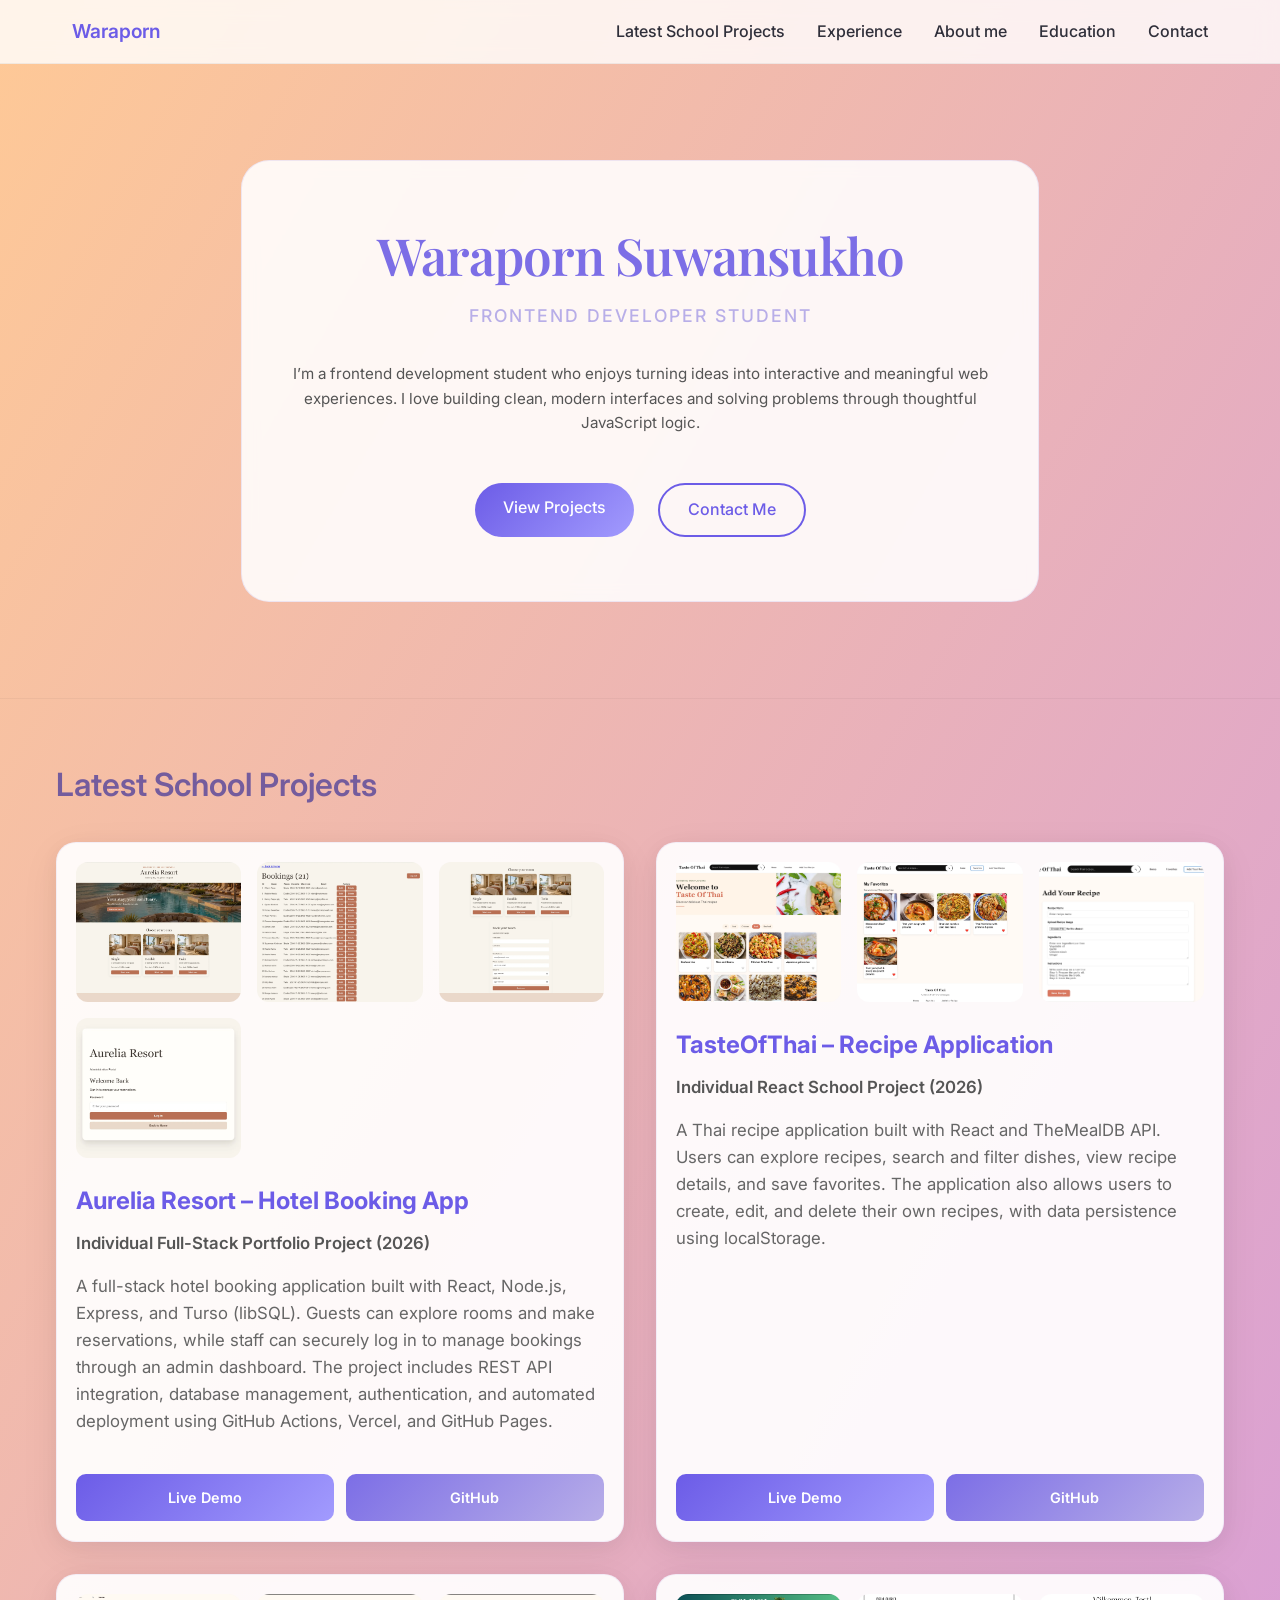
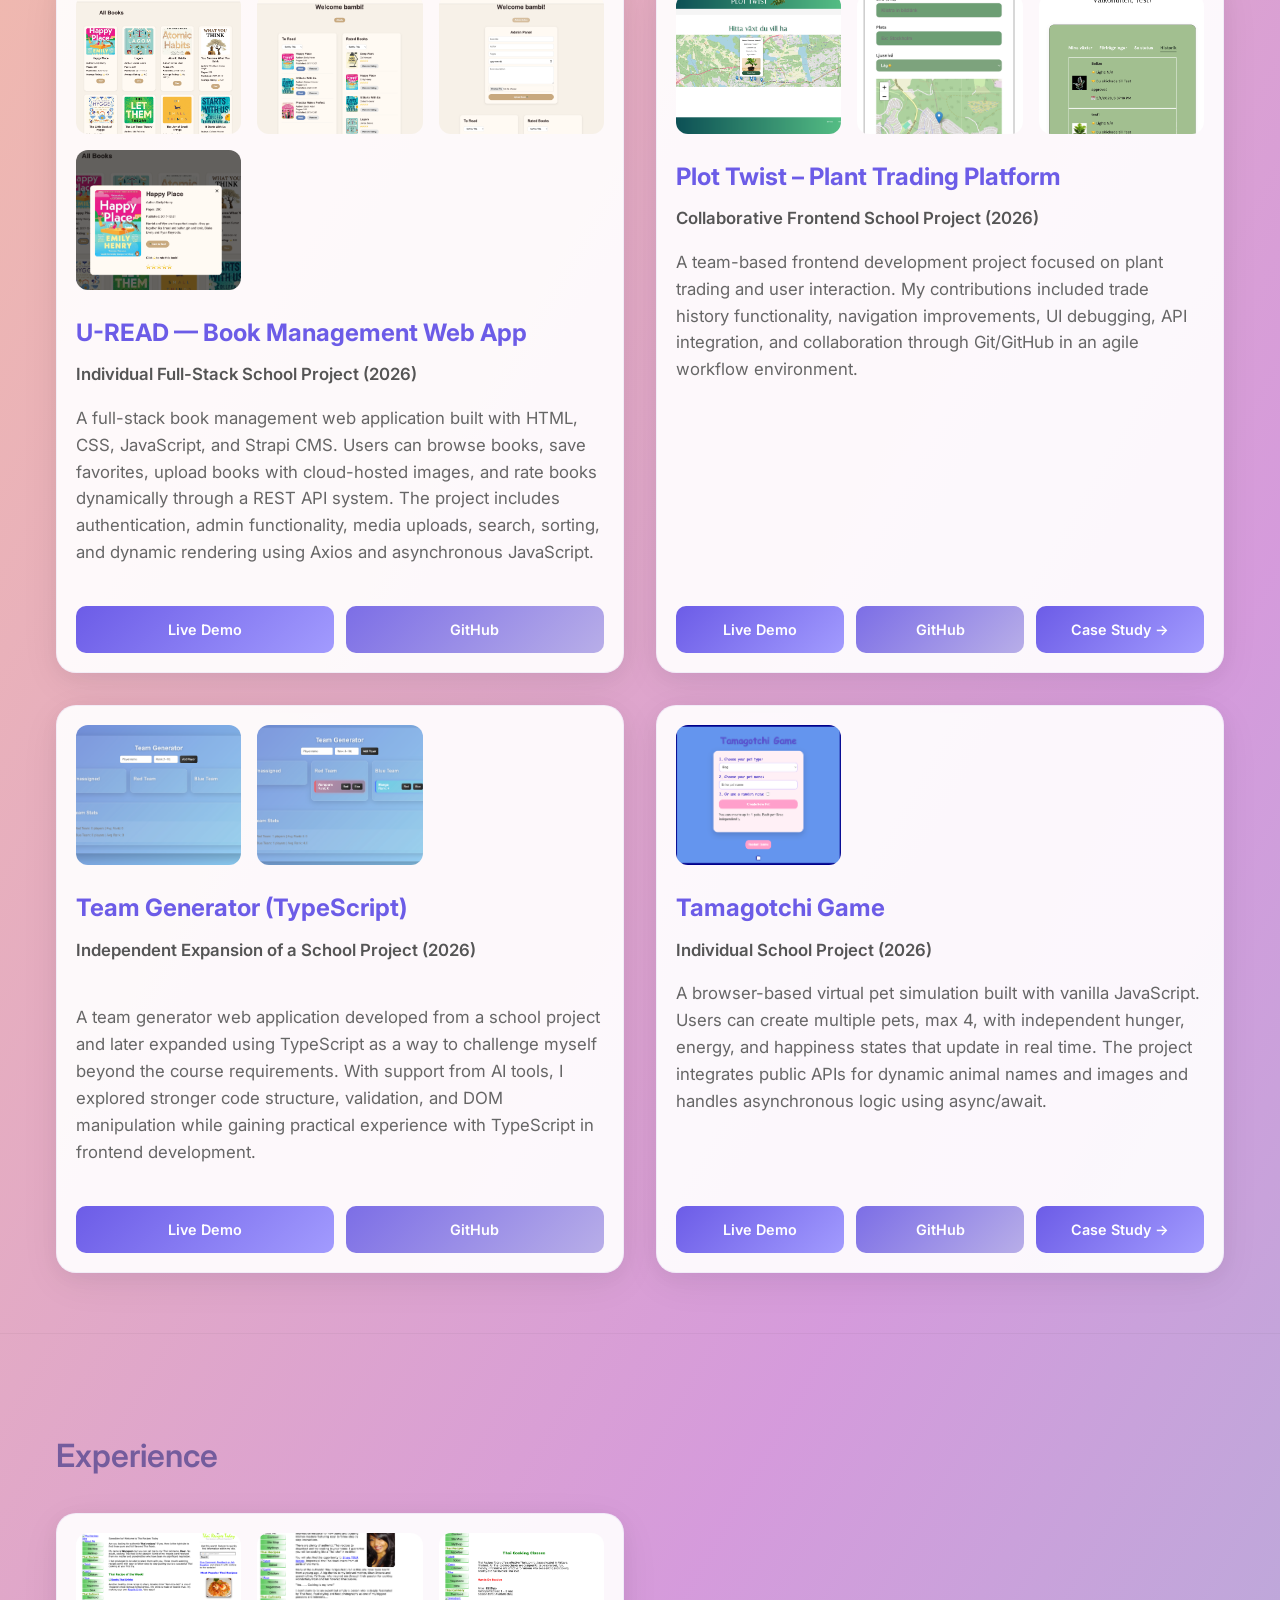
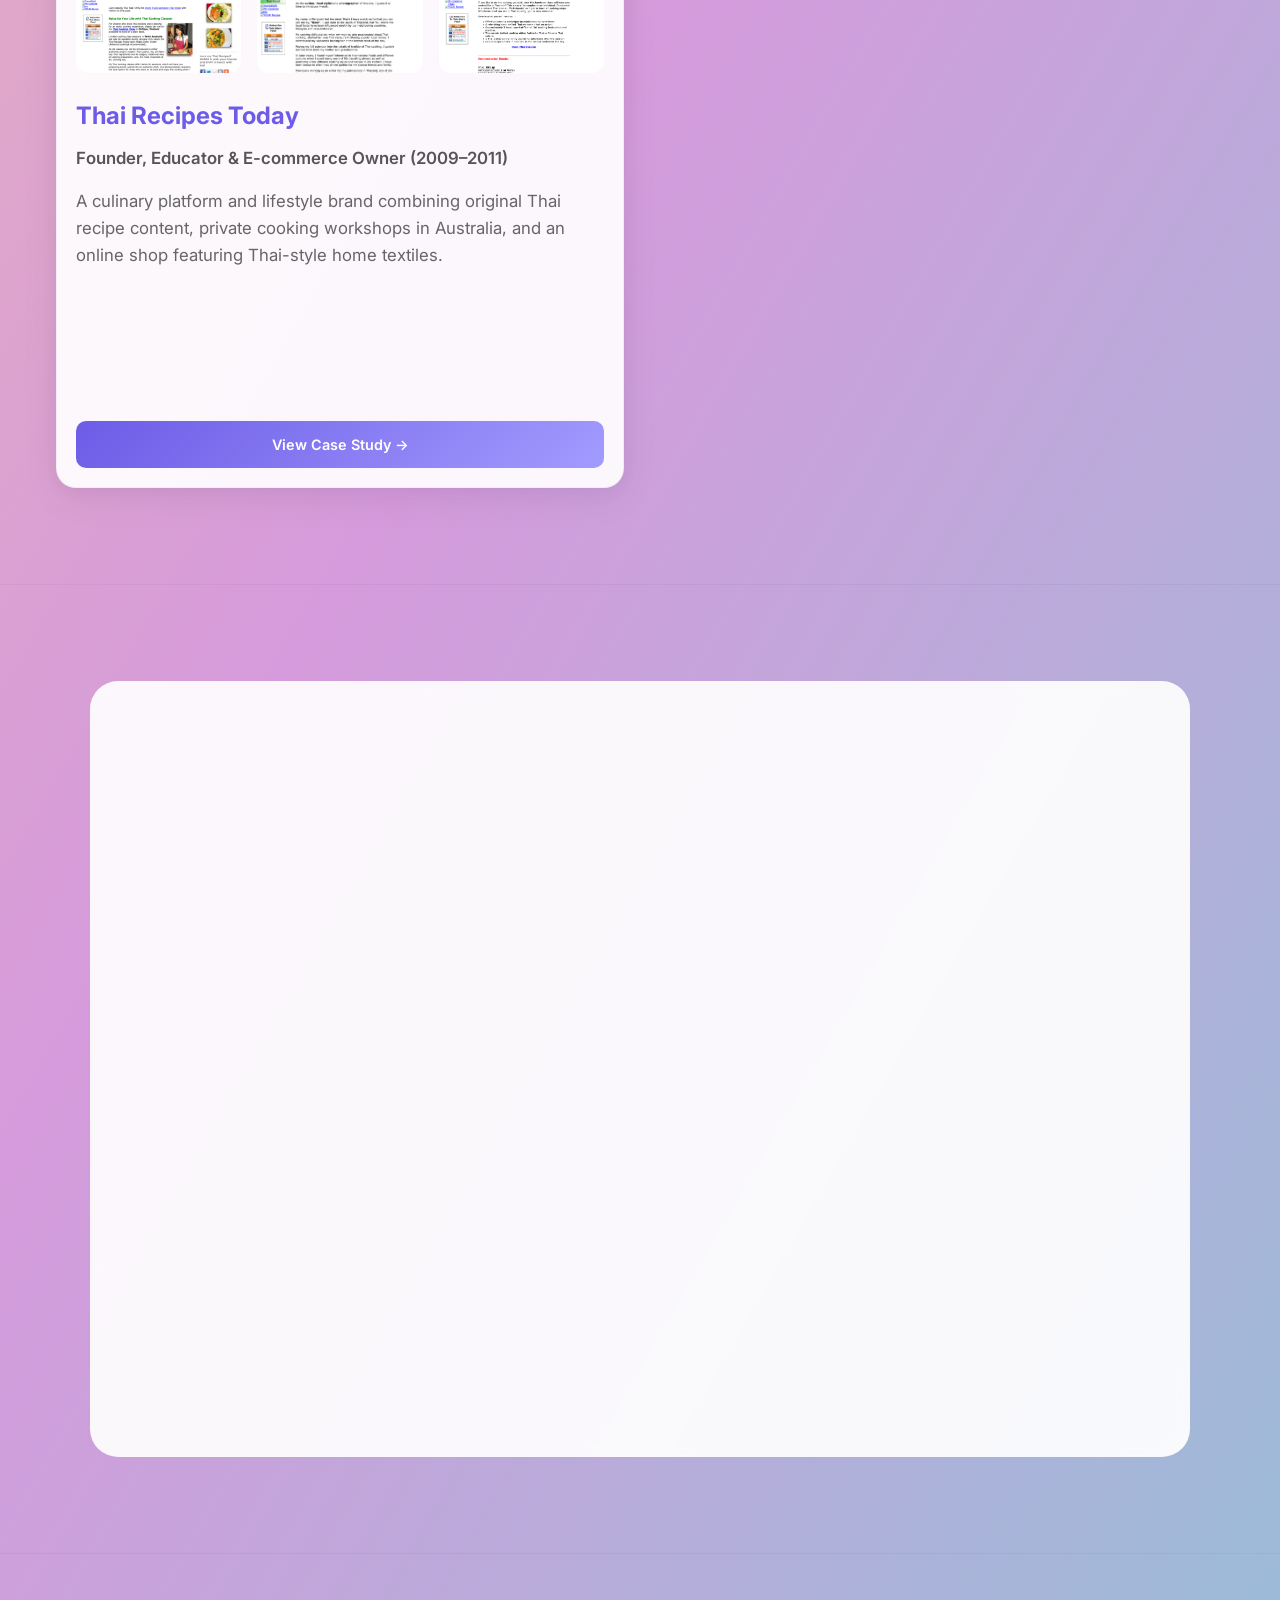
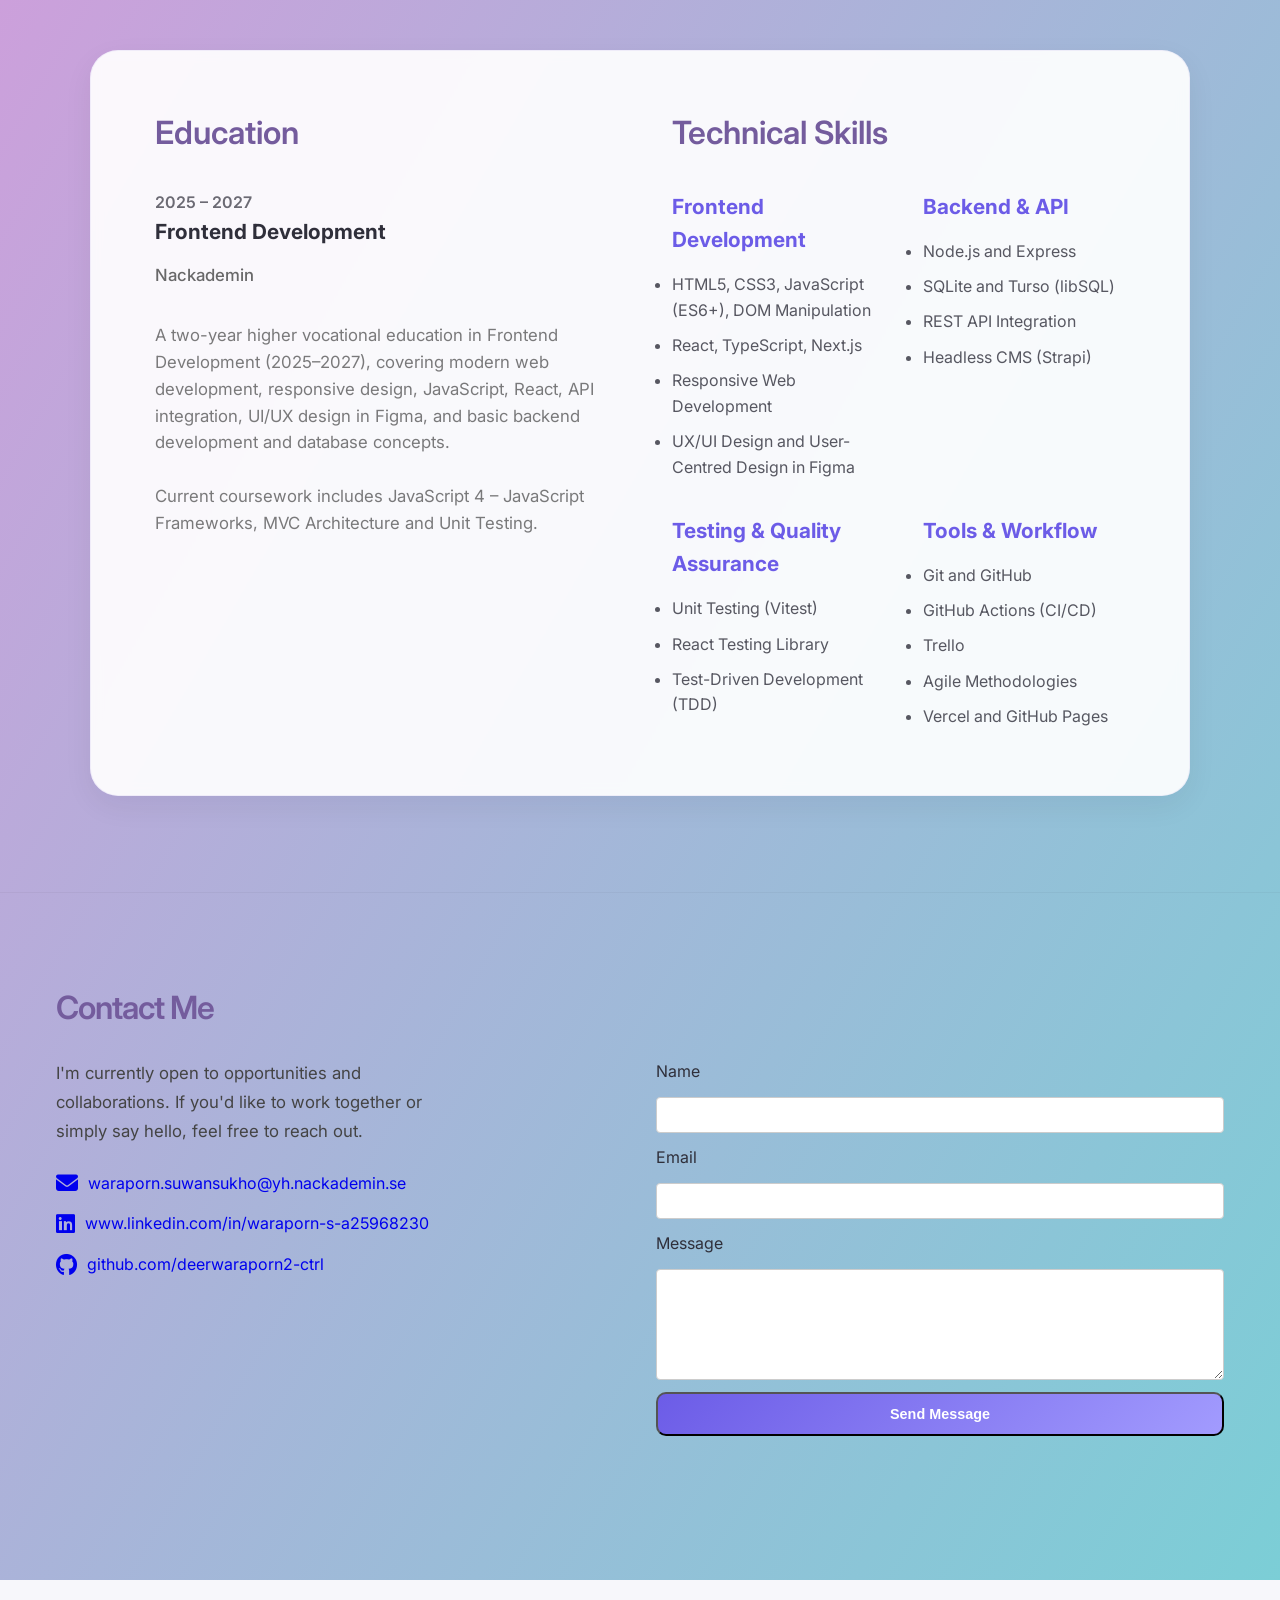
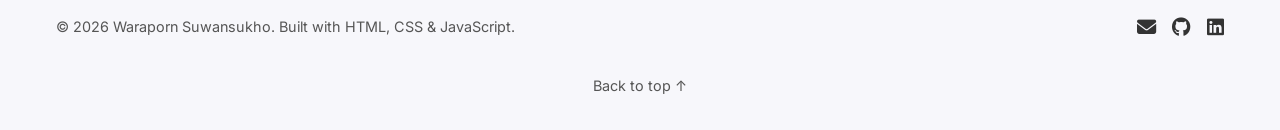
<file: index.html>
<!DOCTYPE html>
<html lang="en">

<head>
  <meta charset="UTF-8">
  <meta name="viewport" content="width=device-width, initial-scale=1.0">
  <title>Waraporn | Portfolio</title>
  <script src="index.js" defer></script>
  <link rel="stylesheet" href="css/global.css">
  <link rel="stylesheet" href="css/home.css">
  <link rel="stylesheet" href="https://cdnjs.cloudflare.com/ajax/libs/font-awesome/6.5.0/css/all.min.css">
  <link
    href="https://fonts.googleapis.com/css2?family=Inter:wght@300;400;500;600&family=Playfair+Display:wght@500;600&display=swap"
    rel="stylesheet">

</head>
<header class="navbar">
  <div class="nav-container">

    <div class="nav-logo">Waraporn</div>

    <nav class="nav-links">
      <a href="#projects">Latest School Projects</a>
      <a href="#experience">Experience</a>
      <a href="#about">About me</a>
      <a href="#education">Education</a>
      <a href="#contact">Contact</a>
    </nav>

  </div>
</header>

<body>

  <!-- HERO SECTION -->
  <section class="section hero">
    <div class="card hero-card">
      <div class="hero-content">
        <h1 class="hero-name reveal">Waraporn Suwansukho</h1>

        <h2 class="hero-title reveal">Frontend Developer Student</h2>

        <p class="hero-description reveal">
          I’m a frontend development student who enjoys turning ideas into interactive
          and meaningful web experiences. I love building clean, modern interfaces
          and solving problems through thoughtful JavaScript logic.
        </p>

        <div class="hero-buttons">
          <a href="#projects" class="btn primary-btn">View Projects</a>
          <a href="#contact" class="btn secondary-btn">Contact Me</a>
        </div>
      </div>
    </div>
  </section>

  <!-- Project SECTION -->
  <section id="projects" class="section section--soft">
    <div class="container">
      <h2 class="section-title">Latest School Projects</h2>

      <div class="projects-grid">

        <article class="project-card">

          <div class="project-image">
            <img src="images/au_homepage.webp" alt="Aurelia Resort homepage" class="lightbox-img">

            <img src="images/au_admin_booking.webp" alt="Aurelia Resort staff booking dashboard" class="lightbox-img">

            <img src="images/au_booking_form.webp" alt="Aurelia Resort booking form" class="lightbox-img">

            <img src="images/au_staff-login.webp" alt="Aurelia Resort staff login" class="lightbox-img">
          </div>

          <div class="project-content">

            <h3 class="project-title">Aurelia Resort – Hotel Booking App</h3>

            <p class="project-role">
              Individual Full-Stack Portfolio Project (2026)
            </p>

            <p class="project-description">
              A full-stack hotel booking application built with React,
              Node.js, Express, and Turso (libSQL). Guests can explore
              rooms and make reservations, while staff can securely log
              in to manage bookings through an admin dashboard. The
              project includes REST API integration, database management,
              authentication, and automated deployment using GitHub
              Actions, Vercel, and GitHub Pages.
            </p>

            <div class="project-links">
              <div class="project-actions">

                <a href="https://deerwaraporn2-ctrl.github.io/Hotel-Booking-App/" target="_blank"
                  rel="noopener noreferrer" class="project-btn">
                  Live Demo
                </a>

                <a href="https://github.com/deerwaraporn2-ctrl/Hotel-Booking-App" target="_blank"
                  rel="noopener noreferrer" class="project-btn project-btn--secondary">
                  GitHub
                </a>

              </div>
            </div>

          </div>

        </article>

        <article class="project-card">

          <div class="project-image">
            <img src="images/TasteOfThai-Home.webp" alt="TasteOfThai homepage" class="lightbox-img">

            <img src="images/TasteOfthai-Favorite.webp" alt="TasteOfThai favorite recipes" class="lightbox-img">

            <img src="images/TasteOfThai-Add-Your-Recipe.webp" alt="TasteOfThai add your own recipe form"
              class="lightbox-img">
          </div>

          <div class="project-content">

            <h3 class="project-title">TasteOfThai – Recipe Application</h3>

            <p class="project-role">
              Individual React School Project (2026)
            </p>

            <p class="project-description">
              A Thai recipe application built with React and TheMealDB API.
              Users can explore recipes, search and filter dishes, view recipe
              details, and save favorites. The application also allows users
              to create, edit, and delete their own recipes, with data
              persistence using localStorage.
            </p>

            <div class="project-links">
              <div class="project-actions">

                <a href="https://deerwaraporn2-ctrl.github.io/TasteOfThai-React-Project/" target="_blank"
                  rel="noopener noreferrer" class="project-btn">
                  Live Demo
                </a>

                <a href="https://github.com/deerwaraporn2-ctrl/TasteOfThai-React-Project" target="_blank"
                  rel="noopener noreferrer" class="project-btn project-btn--secondary">
                  GitHub
                </a>

              </div>
            </div>

          </div>

        </article>

        <article class="project-card">

          <div class="project-image">

            <img src="images/homepage.jpg" alt="U-READ homepage" class="lightbox-img">

            <img src="images/profile.jpg" alt="U-READ profile page" class="lightbox-img">

            <img src="images/admin.jpg" alt="U-READ admin upload panel" class="lightbox-img">

            <img src="images/book-modal.jpg" alt="U-READ book book-modal" class="lightbox-img">


          </div>

          <div class="project-content">

            <h3 class="project-title">U-READ — Book Management Web App</h3>

            <p class="project-role">
              Individual Full-Stack School Project (2026)
            </p>

            <p class="project-description">
              A full-stack book management web application built with HTML, CSS,
              JavaScript, and Strapi CMS. Users can browse books, save favorites,
              upload books with cloud-hosted images, and rate books dynamically
              through a REST API system. The project includes authentication,
              admin functionality, media uploads, search, sorting, and dynamic
              rendering using Axios and asynchronous JavaScript.
            </p>

            <div class="project-links">

              <div class="project-actions">

                <a href=" https://deerwaraporn2-ctrl.github.io/u-read-portfolio/" target="_blank" class="project-btn">
                  Live Demo
                </a>

                <a href="https://github.com/deerwaraporn2-ctrl/u-read-portfolio.git" target="_blank"
                  class="project-btn project-btn--secondary">
                  GitHub
                </a>

              </div>

            </div>

          </div>

        </article>

        <article class="project-card">

          <div class="project-image">

            <img src="images/plot-twist-map.jpg" alt="Plot Twist map" class="lightbox-img">

            <img src="images/add-plant.jpg" alt="Plot Twist add plant" class="lightbox-img">

            <img src="images/historik.jpg" alt="Plot Twist history" class="lightbox-img">

          </div>

          <div class="project-content">

            <h3 class="project-title">Plot Twist – Plant Trading Platform</h3>

            <p class="project-role">
              Collaborative Frontend School Project (2026)
            </p>

            <p class="project-description">
              A team-based frontend development project focused on plant trading and user interaction.
              My contributions included trade history functionality, navigation improvements, UI debugging,
              API integration, and collaboration through Git/GitHub in an agile workflow environment.
            </p>
            <br>

            <div class="project-links">
              <div class="project-actions">


                <a href="https://deerwaraporn2-ctrl.github.io/webbshop-2026-fe/" target="_blank" class="project-btn">
                  Live Demo
                </a>

                <a href="https://github.com/deerwaraporn2-ctrl/webbshop-2026-fe" target="_blank"
                  class="project-btn project-btn--secondary">
                  GitHub
                </a>

                <a href="plot-twist-case-study.html" class="project-btn">
                  Case Study →
                </a>

              </div>
            </div>

          </div>

        </article>

        <article class="project-card">
          <div class="project-image">
            <img src="images/team-generator-home.jpg" alt="Team Generator app preview" class="lightbox-img">

            <img src="images/team-generator-game.jpg" alt="Team Generator app preview" class="lightbox-img">
          </div>

          <div class="project-content">
            <h3 class="project-title">Team Generator (TypeScript)</h3>

            <p class="project-role">
              Independent Expansion of a School Project (2026)
            </p>

            <p class="project-description">
            <p class="project-description">
              A team generator web application developed from a school project and later expanded using TypeScript as a
              way to challenge myself beyond the course requirements. With support from AI tools, I explored stronger
              code structure, validation, and DOM manipulation while gaining practical experience with TypeScript in
              frontend development.
            </p>
            </p>

            <div class="project-links">
              <div class="project-actions">
                <a href="https://deerwaraporn2-ctrl.github.io/Team-generator-typescript/" target="_blank"
                  class="project-btn">Live Demo</a>

                <a href="https://github.com/deerwaraporn2-ctrl/Team-generator-typescript" target="_blank"
                  class="project-btn project-btn--secondary">GitHub</a>
              </div>
            </div>
          </div>
        </article>

        <article class="project-card">
          <div class="project-image">
            <img src="images/Tamagotchi-game-home.jpg" alt="Tamagotchi game preview" class="lightbox-img">

          </div>

          <div class="project-content">
            <h3 class="project-title">Tamagotchi Game</h3>
            <p class="project-role">
              Individual School Project (2026)
            </p>
            <p class="project-description">
              A browser-based virtual pet simulation built with vanilla JavaScript.
              Users can create multiple pets, max 4, with independent hunger, energy, and
              happiness states that update in real time. The project integrates
              public APIs for dynamic animal names and images and handles asynchronous logic
              using async/await.
            </p>
            <br>
            <div class="project-links">
              <div class="project-actions">

                <a href="https://deerwaraporn2-ctrl.github.io/Tamagotchi-Game-New-Version/" target="_blank"
                  class="project-btn">Live Demo</a>
                <a href="https://github.com/deerwaraporn2-ctrl/Tamagotchi-Game-New-Version" target="_blank"
                  class="project-btn project-btn--secondary">GitHub</a>
                <a href="tamagotchi-case-study.html" class="project-btn">
                  Case Study →
                </a>
              </div>
            </div>
          </div>
        </article>
      </div>
    </div>
  </section>

  <!-- PROFESSIONAL & BUSINESS EXPERIENCE SECTION -->
  <section id="experience" class="section section--soft">
    <div class="container">
      <h2 class="section-title">Experience</h2>

      <div class="projects-grid">
        <article class="project-card">

          <div class="project-image">
            <img src="images/thai-recipes-preview.jpg" alt="Thai Recipes Today preview" class="lightbox-img">

            <img src="images/thai-recipes-preview-aboutme.jpg" alt="About page" class="lightbox-img">

            <img src="images/thai-recipes-preview-cookingclass.jpg" alt="Cooking class page" class="lightbox-img">

          </div>

          <div class="project-content">
            <h3 class="project-title">Thai Recipes Today</h3>
            <p class="project-role">
              Founder, Educator & E-commerce Owner (2009–2011)
            </p>
            <p class="project-description">
              A culinary platform and lifestyle brand combining original Thai recipe content,
              private cooking workshops in Australia, and an online shop featuring
              Thai-style home textiles.
            </p>
            <br><br><br><br><br>
            <a href="thai-recipes-case-study.html" class="project-btn">
              View Case Study →
            </a>
          </div>
        </article>

      </div>
    </div>
  </section>


  <section id="about" class="section">
    <div class="container">
      <div class="card about-card">

        <div class="about-wrapper">

          <div class="about-text reveal reveal-left">
            <h2 class="section-title">About Me</h2>
            <h3 class="intro">A little about me</h3>

            <p>
              I’m a frontend development student who enjoys building calm and thoughtful digital experiences.
              I’m especially interested in combining structure with creativity — designing interfaces that
              feel intuitive, soft, and intentional.
            </p>

            <p>
              My journey into web development started with curiosity and has grown into a passion for clean
              design, clear code, and continuous learning. I’m still early in my career, but I care deeply about
              quality, growth, and improving with every project.
            </p>

            <p>
              Outside of coding, I enjoy exploring design inspiration, learning new tools, and refining small
              details that make a big difference.
            </p>
          </div>

          <div class="about-image reveal reveal-right">
            <img src="images/waraporn.webp" alt="Portrait of Waraporn">
          </div>

        </div>

      </div>


    </div>
  </section>



  <section class="section section--soft" id="education">
    <article class="content-card">

      <div class="background-grid">

        <!-- LEFT: Education -->
        <div class="education">
          <h2 class="section-title">Education</h2>

          <div class="education-item">
            <div class="education-year">2025 – 2027</div>
            <div class="education-info">
              <h3>Frontend Development</h3>
              <p class="school">Nackademin</p>
            </div>
          </div>

          <p class="description">
            A two-year higher vocational education in Frontend Development
            (2025–2027), covering modern web development, responsive design,
            JavaScript, React, API integration, UI/UX design in Figma,
            and basic backend development and database concepts.

            <br><br>

            Current coursework includes JavaScript 4 – JavaScript Frameworks,
            MVC Architecture and Unit Testing.
          </p>

        </div>


        <!-- RIGHT: Skills -->
        <div class="skills">

          <h2 class="section-title">Technical Skills</h2>

          <div class="skills-grid">

            <div>
              <h3>Frontend Development</h3>
              <ul>
                <li>HTML5, CSS3, JavaScript (ES6+), DOM Manipulation</li>
                <li>React, TypeScript, Next.js</li>
                <li>Responsive Web Development</li>
                <li>UX/UI Design and User-Centred Design in Figma</li>
              </ul>
            </div>

            <div>
              <h3>Backend & API</h3>
              <ul>
                <li>Node.js and Express</li>
                <li>SQLite and Turso (libSQL)</li>
                <li>REST API Integration</li>
                <li>Headless CMS (Strapi)</li>
              </ul>
            </div>

            <div>
              <h3>Testing & Quality Assurance</h3>
              <ul>
                <li>Unit Testing (Vitest)</li>
                <li>React Testing Library</li>
                <li>Test-Driven Development (TDD)</li>
              </ul>
            </div>

            <div>
              <h3>Tools & Workflow</h3>
              <ul>
                <li>Git and GitHub</li>
                <li>GitHub Actions (CI/CD)</li>
                <li>Trello</li>
                <li>Agile Methodologies</li>
                <li>Vercel and GitHub Pages</li>
              </ul>
            </div>

          </div>

        </div>


      </div>

    </article>
  </section>


  <section id="contact" class="section">
    <div class="container">

      <h1 class="section-title">Contact Me</h1>

      <div class="contact-grid">

        <div class="contact-info">
          <p class="contact-intro">
            I'm currently open to opportunities and collaborations.
            If you'd like to work together or simply say hello,
            feel free to reach out.
          </p>
          <br>

          <div class="contact-links">

            <a href="mailto:your@email.com" class="contact-item">
              <i class="fa-solid fa-envelope"></i>
              <span>waraporn.suwansukho@yh.nackademin.se</span>
            </a>
            <a href="https://www.linkedin.com/in/waraporn-s-a25968230" target="_blank" class="contact-item">
              <i class="fa-brands fa-linkedin"></i>
              <span>www.linkedin.com/in/waraporn-s-a25968230</span>
            </a>
            <a href="https://github.com/deerwaraporn2-ctrl" target="_blank" class="contact-item">
              <i class="fa-brands fa-github"></i>
              <span>github.com/deerwaraporn2-ctrl</span>
            </a>
          </div>


        </div>

        <form action="https://formspree.io/f/xgonpoel" method="POST" class="contact-form">

          <label for="name">Name</label>
          <input type="text" id="name" name="name" required>

          <label for="email">Email</label>
          <input type="email" id="email" name="email" required>

          <label for="message">Message</label>
          <textarea id="message" name="message" rows="6" required></textarea>

          <button type="submit" class="project-btn">
            Send Message
          </button>

        </form>

      </div>

    </div>
  </section>


  <footer class="footer">
    <div class="container footer-inner">

      <p class="footer-text">
        © 2026 Waraporn Suwansukho. Built with HTML, CSS & JavaScript.
      </p>

      <div class="footer-links">

        <a href="waraporn.suwansukho@yh.nackademin.se" class="footer-icon">
          <i class="fa-solid fa-envelope"></i>
        </a>

        <a href="https://github.com/deerwaraporn2-ctrl" target="_blank" class="footer-icon">
          <i class="fa-brands fa-github"></i>
        </a>

        <a href="https://linkedin.com/in/waraporn-s-a25968230" target="_blank" class="footer-icon">
          <i class="fa-brands fa-linkedin"></i>
        </a>
      </div>
    </div>
    <!-- Back to top -->
    <a href="#top" class="back-top">Back to top ↑</a>

  </footer>

  <div id="lightbox" class="lightbox">
    <span class="lightbox-close">&times;</span>
    <img class="lightbox-content" id="lightbox-img">
  </div>

</body>

</html>
</file>
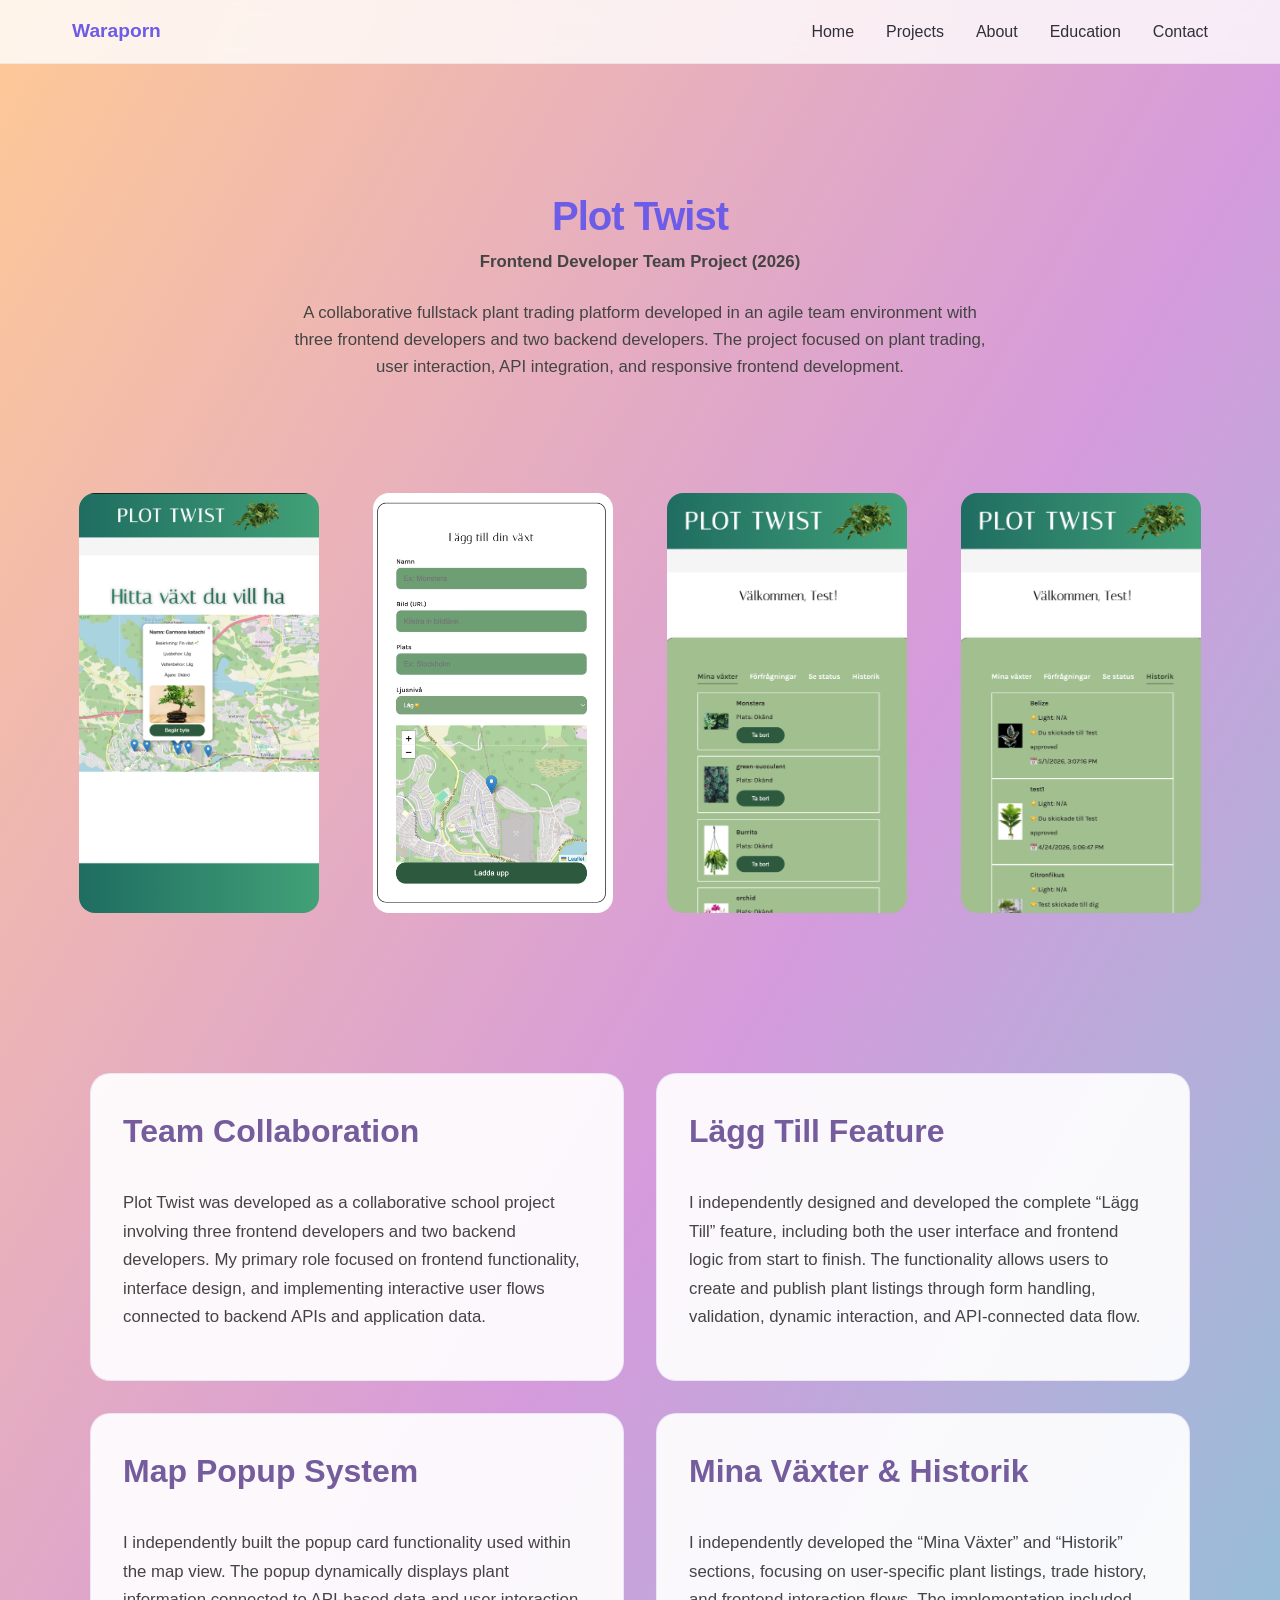
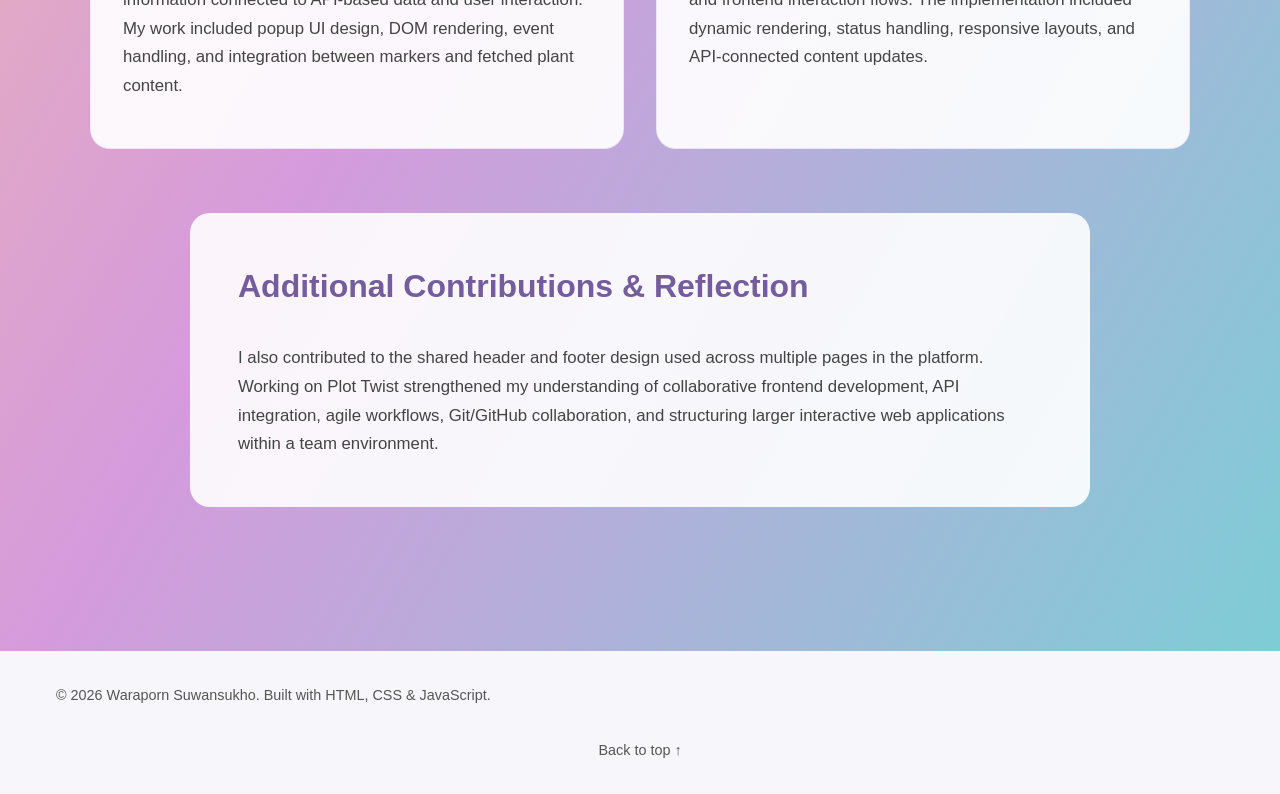
<file: plot-twist-case-study.html>
<!DOCTYPE html>
<html lang="en">

<head>
    <meta charset="UTF-8" />
    <meta name="viewport" content="width=device-width, initial-scale=1.0" />
    <title>Plot Twist – Case Study</title>

    <link rel="stylesheet" href="css/global.css">
    <link rel="stylesheet" href="css/case-study.css">

</head>

<body>


    <nav class="navbar">
        <div class="nav-container">
            <div class="nav-logo">Waraporn</div>

            <div class="nav-links">
                <a href="index.html">Home</a>
                <a href="index.html#projects">Projects</a>
                <a href="index.html#about">About</a>
                <a href="index.html#education">Education</a>
                <a href="index.html#contact">Contact</a>
            </div>
        </div>
    </nav>

    <main class="case-study">

        <section class="section section--soft case-hero">
            <div class="container case-hero-grid">

                <div class="case-hero-text">
                    <h1 class="case-title">Plot Twist</h1>

                    <p class="case-subtitle">
                        Frontend Developer Team Project (2026)
                    </p>

                    <p class="case-intro">
                        A collaborative fullstack plant trading platform developed in an agile
                        team environment with three frontend developers and two backend developers.
                        The project focused on plant trading, user interaction, API integration,
                        and responsive frontend development.
                    </p>
                </div>

                <div class="case-hero-image plot-twist-gallery">

                    <img src="images/plot-twist-map.jpg" alt="Plot Twist map" class="lightbox-img">

                    <img src="images/add-plant.jpg" alt="Plot Twist add plant" class="lightbox-img">

                    <img src="images/mina-vaxter.jpg" alt="Plot Twist mina mina-vaxter" class="lightbox-img">

                    <img src="images/historik.jpg" alt="Plot Twist historik" class="lightbox-img">

                </div>

            </div>
        </section>

        <section class="case-grid">

            <div class="case-card">
                <h2 class="section-title">Team Collaboration</h2>

                <p>
                    Plot Twist was developed as a collaborative school project involving
                    three frontend developers and two backend developers. My primary role
                    focused on frontend functionality, interface design, and implementing
                    interactive user flows connected to backend APIs and application data.
                </p>
            </div>

            <div class="case-card">
                <h2 class="section-title">Lägg Till Feature</h2>

                <p>
                    I independently designed and developed the complete “Lägg Till” feature,
                    including both the user interface and frontend logic from start to finish.
                    The functionality allows users to create and publish plant listings through
                    form handling, validation, dynamic interaction, and API-connected data flow.
                </p>
            </div>

            <div class="case-card">
                <h2 class="section-title">Map Popup System</h2>

                <p>
                    I independently built the popup card functionality used within the map view.
                    The popup dynamically displays plant information connected to API-based data
                    and user interaction. My work included popup UI design, DOM rendering,
                    event handling, and integration between markers and fetched plant content.
                </p>
            </div>

            <div class="case-card">
                <h2 class="section-title">Mina Växter & Historik</h2>

                <p>
                    I independently developed the “Mina Växter” and “Historik” sections,
                    focusing on user-specific plant listings, trade history, and frontend
                    interaction flows. The implementation included dynamic rendering,
                    status handling, responsive layouts, and API-connected content updates.
                </p>
            </div>

        </section>

        <section class="reflection">
            <div class="relfection-inner">

                <h2 class="section-title">Additional Contributions & Reflection</h2>

                <p>
                    I also contributed to the shared header and footer design used across
                    multiple pages in the platform. Working on Plot Twist strengthened my
                    understanding of collaborative frontend development, API integration,
                    agile workflows, Git/GitHub collaboration, and structuring larger
                    interactive web applications within a team environment.
                </p>

            </div>
        </section>

    </main>
    <footer class="footer">
        <div class="container footer-inner">

            <p class="footer-text">
                © 2026 Waraporn Suwansukho. Built with HTML, CSS & JavaScript.
            </p>

            <div class="footer-links">

                <a href="waraporn.suwansukho@yh.nackademin.se" class="footer-icon">
                    <i class="fa-solid fa-envelope"></i>
                </a>

                <a href="https://github.com/deerwaraporn2-ctrl" target="_blank" class="footer-icon">
                    <i class="fa-brands fa-github"></i>
                </a>

                <a href="https://linkedin.com/in/waraporn-s-a25968230" target="_blank" class="footer-icon">
                    <i class="fa-brands fa-linkedin"></i>
                </a>
            </div>
        </div>
        <!-- Back to top -->
        <a href="#top" class="back-top">Back to top ↑</a>

    </footer>

    <div id="lightbox" class="lightbox">
        <span class="lightbox-close">&times;</span>
        <img class="lightbox-content" id="lightbox-img">
    </div>

    <script src="index.js"></script>


</body>



</html>
</file>
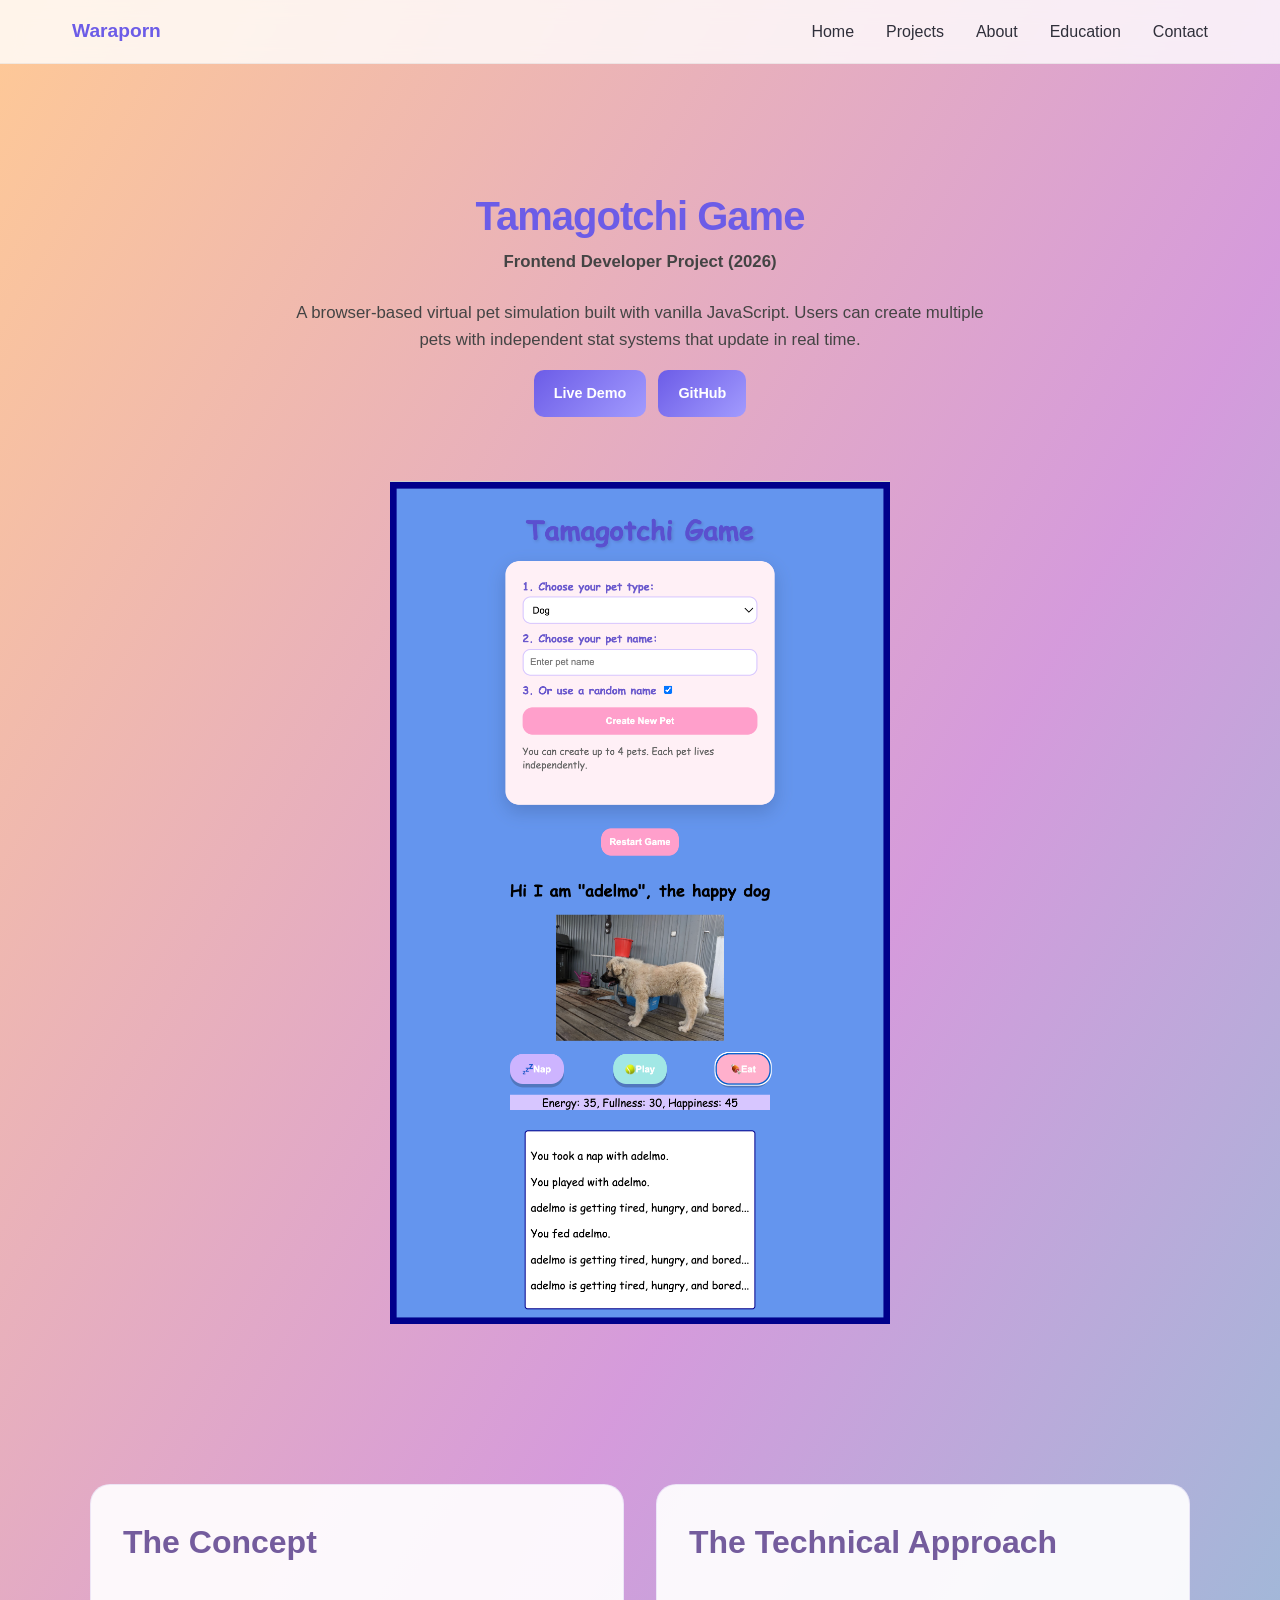
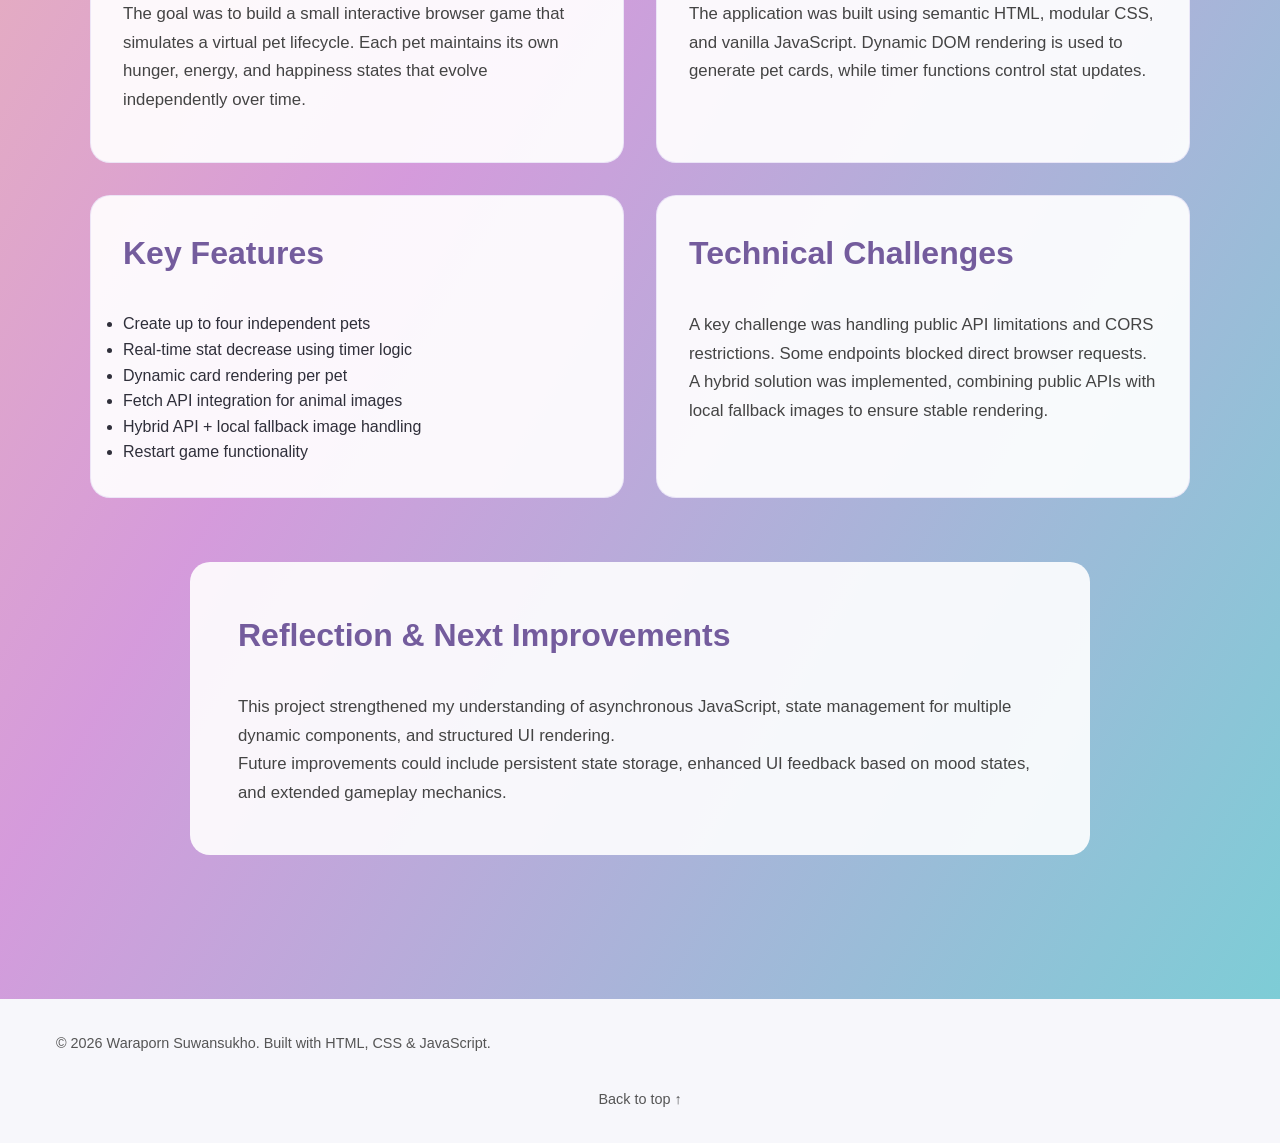
<file: tamagotchi-case-study.html>
<!DOCTYPE html>
<html lang="en">

<head>
    <meta charset="UTF-8">
    <meta name="viewport" content="width=device-width, initial-scale=1.0">
    <title>Tamagotchi Game | Case Study</title>
    <!-- <p class="case-meta">
        Role: Frontend Developer | Year: 2026
    </p> -->
    <link rel="stylesheet" href="css/global.css">
    <link rel="stylesheet" href="css/case-study.css">
    <script src="index.js" defer></script>
</head>

<body>
    <nav class="navbar">
        <div class="nav-container">
            <div class="nav-logo">Waraporn</div>

            <div class="nav-links">
                <a href="index.html">Home</a>
                <a href="index.html#projects">Projects</a>
                <a href="index.html#about">About</a>
                <a href="index.html#education">Education</a>
                <a href="index.html#contact">Contact</a>
            </div>
        </div>
    </nav>
    <main class="case-study">

        <section class="section section--soft case-hero">
            <div class="container case-hero-grid">

                <div class="case-hero-text">
                    <h1 class="case-title">Tamagotchi Game</h1>
                    <p class="case-subtitle">
                        Frontend Developer Project (2026)
                    </p>
                    <p class="case-intro">
                        A browser-based virtual pet simulation built with vanilla JavaScript.
                        Users can create multiple pets with independent stat systems that
                        update in real time.
                    </p>
                    <div class="project-actions">

                        <a href="https://deerwaraporn2-ctrl.github.io/Tamagotchi-Game-New-Version/" target="_blank"
                            class="project-btn">
                            Live Demo
                        </a>

                        <a href="https://github.com/deerwaraporn2-ctrl/Tamagotchi-Game-New-Version" target="_blank"
                            class="project-btn project-btn--secondary">
                            GitHub
                        </a>

                    </div>
                </div>

                <div class="case-hero-image">
                    <img src="images/tamagotchi-play-preview.jpg" alt="Tamagotchi Game preview" width="200">
                </div>

            </div>
        </section>


        <section class="case-grid">

            <div class="case-card">
                <h2 class="section-title">The Concept</h2>
                <p>
                    The goal was to build a small interactive browser game that simulates
                    a virtual pet lifecycle. Each pet maintains its own hunger, energy,
                    and happiness states that evolve independently over time.
                </p>
            </div>

            <div class="case-card">
                <h2 class="section-title">The Technical Approach</h2>
                <p>
                    The application was built using semantic HTML, modular CSS, and
                    vanilla JavaScript. Dynamic DOM rendering is used to generate pet
                    cards, while timer functions control stat updates.
                </p>
            </div>

            <div class="case-card">
                <h2 class="section-title">Key Features</h2>
                <ul class="case-list">
                    <li>Create up to four independent pets</li>
                    <li>Real-time stat decrease using timer logic</li>
                    <li>Dynamic card rendering per pet</li>
                    <li>Fetch API integration for animal images</li>
                    <li>Hybrid API + local fallback image handling</li>
                    <li>Restart game functionality</li>
                </ul>
            </div>

            <div class="case-card">
                <h2 class="section-title">Technical Challenges</h2>
                <p>
                    A key challenge was handling public API limitations and CORS restrictions.
                    Some endpoints blocked direct browser requests. A hybrid solution was
                    implemented, combining public APIs with local fallback images to ensure
                    stable rendering.
                </p>
            </div>

        </section>


        <section class="reflection">
            <div class="relfection-inner">
                <h2 class="section-title">Reflection & Next Improvements</h2>
                <p>
                    This project strengthened my understanding of asynchronous JavaScript,
                    state management for multiple dynamic components, and structured
                    UI rendering.
                </p>
                <p>
                    Future improvements could include persistent state storage,
                    enhanced UI feedback based on mood states, and extended gameplay mechanics.
                </p>
            </div>
        </section>

    </main>
    <footer class="footer">
        <div class="container footer-inner">

            <p class="footer-text">
                © 2026 Waraporn Suwansukho. Built with HTML, CSS & JavaScript.
            </p>

            <div class="footer-links">

                <a href="waraporn.suwansukho@yh.nackademin.se" class="footer-icon">
                    <i class="fa-solid fa-envelope"></i>
                </a>

                <a href="https://github.com/deerwaraporn2-ctrl" target="_blank" class="footer-icon">
                    <i class="fa-brands fa-github"></i>
                </a>

                <a href="https://linkedin.com/in/waraporn-s-a25968230" target="_blank" class="footer-icon">
                    <i class="fa-brands fa-linkedin"></i>
                </a>
            </div>
        </div>
        <!-- Back to top -->
        <a href="#top" class="back-top">Back to top ↑</a>

    </footer>
    <div id="lightbox" class="lightbox">
        <span class="lightbox-close">&times;</span>
        <img class="lightbox-content" id="lightbox-img">
    </div>
</body>

</html>
</file>
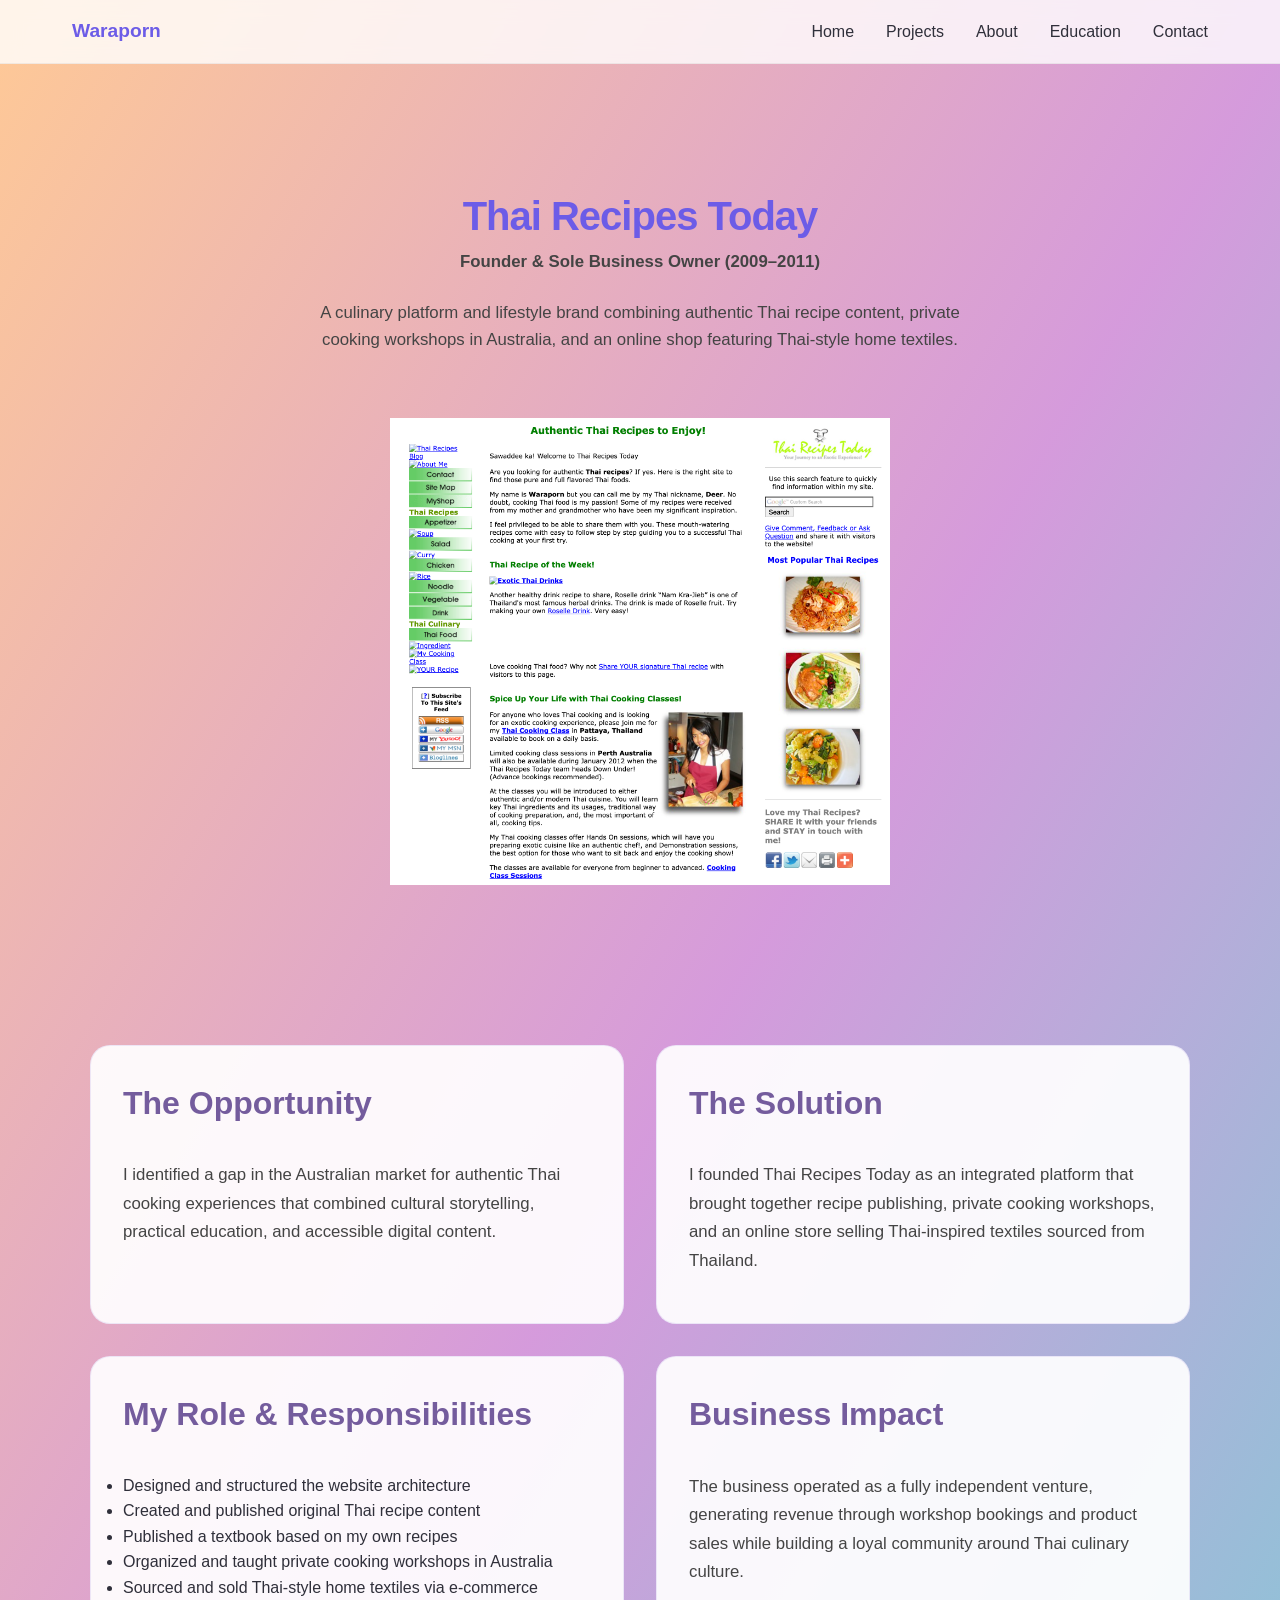
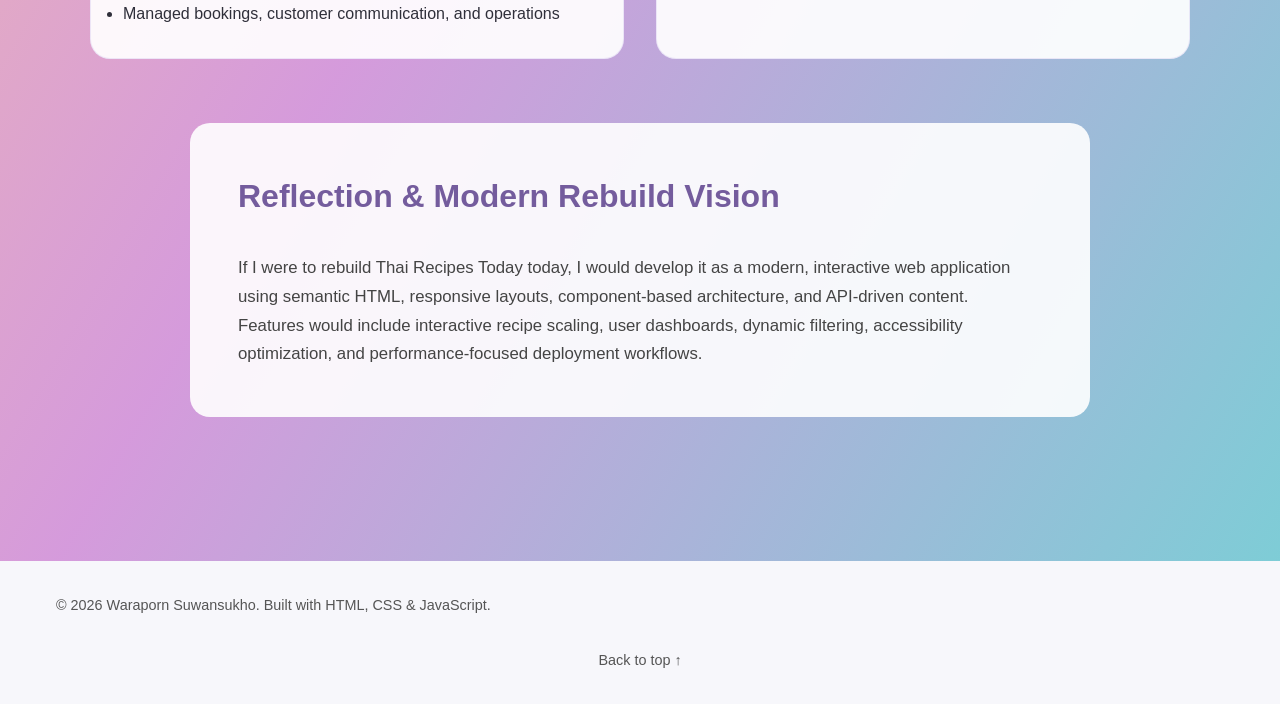
<file: thai-recipes-case-study.html>
<!DOCTYPE html>
<html lang="en">

<head>
    <meta charset="UTF-8" />
    <meta name="viewport" content="width=device-width, initial-scale=1.0" />
    <title>Thai Recipes Today – Case Study</title>

    <link rel="stylesheet" href="css/global.css">
    <link rel="stylesheet" href="css/case-study.css">
</head>

<body>


    <nav class="navbar">
        <div class="nav-container">
            <div class="nav-logo">Waraporn</div>

            <div class="nav-links">
                <a href="index.html">Home</a>
                <a href="index.html#projects">Projects</a>
                <a href="index.html#about">About</a>
                <a href="index.html#education">Education</a>
                <a href="index.html#contact">Contact</a>
            </div>
        </div>
    </nav>

    <main class="case-study">

        <section class="section section--soft case-hero">
            <div class="container case-hero-grid">

                <div class="case-hero-text">
                    <h1 class="case-title">Thai Recipes Today</h1>
                    <p class="case-subtitle">
                        Founder & Sole Business Owner (2009–2011)
                    </p>
                    <p class="case-intro">
                        A culinary platform and lifestyle brand combining authentic Thai recipe
                        content, private cooking workshops in Australia, and an online shop
                        featuring Thai-style home textiles.
                    </p>
                </div>

                <div class="case-hero-image">
                    <img src="images/thai-recipes-preview.jpg" alt="Thai Recipes Today website preview" width="200">
                </div>

            </div>
        </section>

        <section class="case-grid">
            <div class="case-card">
                <h2 class="section-title">The Opportunity</h2>
                <p>
                    I identified a gap in the Australian market for authentic Thai cooking
                    experiences that combined cultural storytelling, practical education,
                    and accessible digital content.
                </p>
            </div>

            <div class="case-card">
                <h2 class="section-title">The Solution</h2>
                <p>
                    I founded Thai Recipes Today as an integrated platform that brought
                    together recipe publishing, private cooking workshops, and an online
                    store selling Thai-inspired textiles sourced from Thailand.
                </p>
            </div>

            <div class="case-card">
                <h2 class="section-title">My Role & Responsibilities</h2>
                <ul class="case-list">
                    <li>Designed and structured the website architecture</li>
                    <li>Created and published original Thai recipe content</li>
                    <li>Published a textbook based on my own recipes</li>
                    <li>Organized and taught private cooking workshops in Australia</li>
                    <li>Sourced and sold Thai-style home textiles via e-commerce</li>
                    <li>Managed bookings, customer communication, and operations</li>
                </ul>
            </div>

            <div class="case-card">
                <h2 class="section-title">Business Impact</h2>
                <p>
                    The business operated as a fully independent venture, generating
                    revenue through workshop bookings and product sales while building
                    a loyal community around Thai culinary culture.
                </p>
            </div>
        </section>

        <section class="reflection">
            <div class="relfection-inner">
                <h2 class="section-title">Reflection & Modern Rebuild Vision</h2>
                <p>
                    If I were to rebuild Thai Recipes Today today, I would develop it as
                    a modern, interactive web application using semantic HTML, responsive
                    layouts, component-based architecture, and API-driven content.
                </p>
                <p>
                    Features would include interactive recipe scaling, user dashboards,
                    dynamic filtering, accessibility optimization, and performance-focused
                    deployment workflows.
                </p>
            </div>
        </section>
    </main>
    <footer class="footer">
        <div class="container footer-inner">

            <p class="footer-text">
                © 2026 Waraporn Suwansukho. Built with HTML, CSS & JavaScript.
            </p>

            <div class="footer-links">

                <a href="waraporn.suwansukho@yh.nackademin.se" class="footer-icon">
                    <i class="fa-solid fa-envelope"></i>
                </a>

                <a href="https://github.com/deerwaraporn2-ctrl" target="_blank" class="footer-icon">
                    <i class="fa-brands fa-github"></i>
                </a>

                <a href="https://linkedin.com/in/waraporn-s-a25968230" target="_blank" class="footer-icon">
                    <i class="fa-brands fa-linkedin"></i>
                </a>
            </div>
        </div>
        <!-- Back to top -->
        <a href="#top" class="back-top">Back to top ↑</a>

    </footer>
    <div id="lightbox" class="lightbox">
        <span class="lightbox-close">&times;</span>
        <img class="lightbox-content" id="lightbox-img">
    </div>
</body>

</html>
</file>
<file: css/global.css>
:root {
  --text-dark: #2f2f3a;

  --accent-purple: #6c5ce7;      /* richer purple */
  --accent-purple-soft: #a29bfe;

  --bg-main: #faf9ff;            /* very soft lavender-white */
  /* --bg-soft: #f1edff; */            /* section background */
  --bg-soft: #f1edff;
}

/* RESET */
* {
    margin: 0;
    padding: 0;
    box-sizing: border-box;
}

h1 {
  font-size: 3rem;
  line-height: 1.2;
  letter-spacing: -1px;
}

h2 {
  font-size: 2rem;
  margin-bottom: 1rem;
}

h3 {
  font-size: 1.3rem;
  margin-bottom: 0.8rem;
}

p {
  font-size: 1.05rem;
  line-height: 1.7;
  color: #444;
}
h1, h2 {
  font-weight: 600;
}
/* =========================
   BODY SECTION
========================= */
body {
  font-family: "Inter", sans-serif;
  background: linear-gradient(
    120deg,
    rgba(254, 172, 94, 0.65),
    rgba(199, 121, 208, 0.75),
    rgba(75, 192, 200, 0.75)
  );

  color: var(--text-dark);
  line-height: 1.6;


  min-height: 100vh;
}


.section--soft {
  background: none;
}


/* ============================= */
/* Standard sections and containers */
/* ============================= */
/* Layout + spacing  */
.section { /* fade in */
  padding: 6rem 1.5rem;
  position: relative;
}
.section:not(:first-of-type) { /* Creates separation without heavy lines */
  border-top: 1px solid rgba(0,0,0,0.04);
}

.section-title {
  font-size: 2rem;
  margin-bottom: 2rem;
  color: #745c9d;
  /* font-weight: 600; */
}

html {
  scroll-behavior: smooth; 
}
/* =========================
   NAV SECTION
========================= */
.navbar {
  position: sticky;
  top: 0;
  width: 100%;
  background: rgba(255, 255, 255, 0.8);
  backdrop-filter: blur(10px);
  z-index: 1000;
  border-bottom: 1px solid rgba(0,0,0,0.05);
}

.nav-container {
  max-width: 1200px;
  margin: 0 auto;
  padding: 1rem 2rem;

  display: flex;
  justify-content: space-between;
  align-items: center;
}

.nav-logo {
  font-weight: 600;
  font-size: 1.2rem;
  color: var(--accent-purple);
}

.nav-links {
  display: flex;
  gap: 2rem;
}

.nav-links a {
  text-decoration: none;
  color: var(--text-dark);
  font-weight: 500;
  position: relative;
}

.nav-links a:hover {
  color: var(--accent-purple);
}

/* Add hover underline animation */
.nav-links a::after {
  content: "";
  position: absolute;
  left: 0;
  bottom: -4px;
  width: 0%;
  height: 2px;
  background: var(--accent-purple);
  transition: width 0.3s ease;
}

.nav-links a:hover::after {
  width: 100%;
}

/* =========================
   BUTTON SYSTEM (GLOBAL)
========================= */

/* === PROJECT BUTTONS (used in projects + case study) === */
.project-actions {
  display: flex;
  justify-content: center;
  gap: 1rem;
  margin-top: 1.5rem;
}

.project-btn {
  display: inline-flex;
  justify-content: center;
  align-items: center;

  text-decoration: none;
  font-weight: 600;
  font-size: 0.9rem;

  color: white;
  padding: 0.8rem 1.4rem;
  border-radius: 12px;

  background: linear-gradient(
    135deg,
    #6c5ce7,
    #a29bfe
  );

  transition: all 0.25s ease;
}

.project-btn:hover {
  transform: translateY(-2px);
  box-shadow: 0 8px 20px rgba(108, 92, 231, 0.25);
}

.project-btn--secondary {
  background: linear-gradient(
    135deg,
    #7c6ee6,
    #b8aee8
  );
  color: white;
}

/* === HERO BUTTONS (separate system to avoid conflicts) === */
.hero-buttons .btn {
  padding: 12px 28px;
  border-radius: 30px;
  text-decoration: none;
  font-weight: 500;
}

.hero-buttons .primary-btn {
  background: linear-gradient(135deg, #6c5ce7, #a29bfe);
  color: white;
}

.hero-buttons .secondary-btn {
  border: 2px solid #6c5ce7;
  color: #6c5ce7;
}



/* =========================
   CARDs SECTION
========================= */

.content-card {
  background: rgba(255, 255, 255, 0.92);
  backdrop-filter: blur(6px);
  border-radius: 28px;

  padding: 3.5rem 4rem;
  box-shadow: 0 10px 30px rgba(20, 20, 40, 0.06);
  border: 1px solid rgba(120, 90, 200, 0.08);
  max-width: 1100px;
  margin: 0 auto;
}
.card {
  background: rgba(255, 255, 255, 0.92);
  backdrop-filter: blur(6px);
  padding: 4rem 3rem;
  border-radius: 28px;
}

.card:hover {
  transform: translateY(-8px); /* card slightly lifts */
  box-shadow: 0 35px 80px rgba(0, 0, 0, 0.08); /* card slightly lifts */
}

/* ============================= */
/* Footer */
/* ============================= */
.footer {
  background: #f7f7fb;
  padding: 2rem 0;
  margin-top: 3rem;
}

.footer-inner {
  display: flex;
  justify-content: space-between;
  align-items: center;
}

.footer-text {
  font-size: 0.9rem;
  color: #555;
}

.footer-links {
  display: flex;
  gap: 1rem;
}

.footer-icon {
  font-size: 1.2rem;
  color: #333;
  text-decoration: none;
}

.footer-icon:hover {
  color: #6c5ce7; /* your purple accent */
}
@media (max-width: 768px) {

  .footer-inner {
    flex-direction: column;
    gap: 1rem;
    text-align: center;
  }

}
.back-top {
  display: block;
  text-align: center;
  margin-top: 2rem;
  font-size: 0.9rem;
  text-decoration: none;
  color: #555;
}

.back-top:hover {
  color: #6c5ce7;
}
/* ============================= */
/* Lightbox */
/* ============================= */
.lightbox {
  display: none;
  position: fixed;
  z-index: 999;
  padding-top: 60px;
  left: 0;
  top: 0;
  width: 100%;
  height: 100%;
  background-color: rgba(0,0,0,0.85);

  z-index: 1000;
}

.lightbox-content {
  margin: auto;
  display: block;
  max-width: 90%;
  max-height: 80vh;
  border-radius: 8px;
  position: relative;
  z-index: 1000; 
}

.lightbox-close {
  position: absolute;
  top: 20px;
  right: 35px;
  font-size: 40px;
  color: white;
  cursor: pointer;

}

.lightbox-img {
  cursor: zoom-in;
}

.container {
  max-width: 1200px;
  margin: 0 auto;
  padding: 0 16px;
}
</file>
<file: css/home.css>
/* =========================
HERO SECTION
========================= */

.hero {
min-height: 30vh;
display: flex;
align-items: center;
justify-content: center;
padding: 6rem 1.5rem;
}

.hero-card {
background: rgba(255, 255, 255, 0.88);
backdrop-filter: blur(8px);
border: 1px solid rgba(120, 90, 200, 0.12);
}

.hero-content {
text-align: center;
max-width: 700px;
margin: 0 auto;
}

.hero-name {
font-family: "Playfair Display", serif;
font-size: 3.2rem;
font-weight: 600;
letter-spacing: -1px;
margin-bottom: 1rem;
color: #7c6ee6;
}

.hero-title {
font-size: 1.1rem;
font-weight: 500;
color: #b8aee8;
margin-bottom: 2rem;
text-transform: uppercase;
letter-spacing: 2px;
}

.hero-description {
font-size: 0.95rem;
line-height: 1.6;
opacity: 0.85;
color: #555;
margin-bottom: 3rem;
}

.hero-buttons {
display: flex;
justify-content: center;
gap: 1.5rem;
}

/* =========================
PROJECT SECTION
========================= */

#projects {
width: 100%;
padding: 60px 0;
}

.projects-grid {
display: grid;
grid-template-columns: repeat(2, 1fr);
gap: 2rem;
}

.project-card {
background: rgba(255, 255, 255, 0.92);
padding: 1.2rem;
border-radius: 20px;
box-shadow:
0 4px 20px rgba(20, 20, 40, 0.04),
0 10px 40px rgba(20, 20, 40, 0.06);
border: 1px solid rgba(120, 90, 200, 0.08);
transition: transform 0.25s ease, box-shadow 0.25s ease;
}

.project-card:hover {
transform: translateY(-4px);
box-shadow:
0 10px 30px rgba(20, 20, 40, 0.08),
0 20px 60px rgba(20, 20, 40, 0.10);
}

.project-title {
font-size: 1.5rem;
margin-bottom: 0.5rem;
color: var(--accent-purple);
}

.project-role {
font-weight: 600;
color: #555;
margin-bottom: 1rem;
}

.project-description {
color: #666;
margin-bottom: 1.5rem;
line-height: 1.6;
}

.project-actions {
display: flex;
gap: 0.75rem;
margin-top: 1rem;
}

.project-btn {
flex: 1;
display: flex;
justify-content: center;
align-items: center;
text-decoration: none;
font-weight: 600;
font-size: 0.9rem;
color: white;
padding: 0.75rem 1.25rem;
border-radius: 10px;
background-color: var(--accent-purple);
transition: background-color 0.3s ease;
}

.project-btn:hover {
background-color: #695bd4;
transform: translateY(-2px);
}

.project-image {
display: grid;
grid-template-columns: repeat(3, 1fr);
gap: 1rem;
margin-bottom: 1.5rem;
}

.project-image img {
width: 100%;
height: 140px;
border-radius: 12px;
object-fit: cover;
transition: transform 0.25s ease;
}

.project-image img:hover {
transform: scale(1.03);
}

@media (max-width: 768px) {
.projects-grid {
grid-template-columns: 1fr;
}
}

/* =========================
ABOUT SECTION
========================= */

.about-card {
max-width: 1100px;
margin: 0 auto;
}

.about-wrapper {
display: grid;
gap: 3rem;
}

@media (min-width: 768px) {
.about-wrapper {
grid-template-columns: 1.1fr 0.9fr;
align-items: center;
}
}

.about-text p {
margin-bottom: 1.5rem;
line-height: 1.8;
color: var(--text-dark);
}

.about-text .intro {
font-size: 0.9rem;
letter-spacing: 1px;
text-transform: uppercase;
opacity: 0.7;
margin-bottom: 0.5rem;
}

.about-image img {
width: 100%;
max-width: 360px;
border-radius: 16px;
height: auto;
box-shadow: 0 10px 30px rgba(0,0,0,0.06);
}

/* =========================
EDUCATION + SKILLS
========================= */

.background-grid {
display: grid;
grid-template-columns: 1fr 1fr;
gap: 4rem;
}

.education-item {
margin-bottom: 2rem;
}

.education-year {
font-weight: 600;
opacity: 0.7;
}

.school {
font-weight: 500;
margin: 0.3rem 0;
opacity: 0.8;
}

.description {
margin-top: 1rem;
line-height: 1.6;
opacity: 0.7;
}

.skills-grid {
display: grid;
grid-template-columns: 1fr 1fr;
gap: 1.5rem 3rem;
}

.skills h3 {
color: var(--accent-purple);
margin-bottom: 1rem;
}

.skills li {
margin-bottom: 0.6rem;
opacity: 0.8;
}

@media (max-width: 900px) {
.background-grid {
grid-template-columns: 1fr;
}
}

/* =========================
CONTACT
========================= */

.contact-grid {
display: grid;
grid-template-columns: 1fr 1fr;
gap: 2rem;
margin-top: 2rem;
}

.contact-info {
max-width: 400px;
line-height: 1.6;
}

.contact-item {
display: flex;
align-items: center;
gap: 0.6rem;
}

.contact-form {
display: flex;
flex-direction: column;
gap: 0.75rem;
}

.contact-form input,
.contact-form textarea {
padding: 0.6rem;
border: 1px solid #ccc;
border-radius: 4px;
}

@media (max-width: 768px) {
.contact-grid {
grid-template-columns: 1fr;
}
}

.contact-item {
  display: flex;
  align-items: center;
  gap: 10px;
  margin-bottom: 15px;
  text-decoration: none;
}

.contact-item i {
  font-size: 22px;
}

/* =========================
REVEAL ANIMATION
========================= */

.reveal {
opacity: 0;
transform: translateY(20px);
transition: opacity 0.7s ease-out, transform 0.7s ease-out;
}

.reveal.active {
opacity: 1;
transform: translateY(0);
}


/* Align project buttons at the bottom of each card */
.project-card {
  display: flex;
  flex-direction: column;
}

.project-content {
  display: flex;
  flex-direction: column;
  flex: 1;
}

.project-links {
  margin-top: auto;
}
</file>
<file: css/case-study.css>
/* =========================
   CASE STUDY SECTION
========================= */

.case-study {
  padding: 2rem 1.5rem;
}

.case-hero {
  text-align: center;
  margin-bottom: 4rem;
}

.case-title {
  font-size: 2.5rem;
  color: var(--accent-purple);
  margin-bottom: 0.5rem;
}

.case-subtitle {
  font-weight: 600;
  margin-bottom: 1.5rem;
}

.case-intro {
  max-width: 700px;
  margin: 0 auto;
  line-height: 1.6;
}


/* Grid */

.case-grid {
  display: grid;
  grid-template-columns: repeat(2, 1fr);
  gap: 2rem;
  max-width: 1100px;
  margin: 0 auto;
}

/* Card */

.case-card {
  background: rgba(255, 255, 255, 0.92);
  padding: 2rem;
  border-radius: 20px;
  max-width: 650px;
  width: 100%;
  border: 1px solid rgba(120, 90, 200, 0.12);
}

.case-card h3 {
  margin-bottom: 1rem;
  font-size: 1.4rem;
}

.case-card p {
  margin-bottom: 1rem;
}

/* Reflection */

.reflection {
  background: rgba(255, 255, 255, 0.9);
  border-radius: 20px;
  max-width: 900px;
  margin: 4rem auto;
  padding: 3rem;
}

.reflection-inner {
  max-width: 750px;
  margin: 0 auto;
}

/* Hero image */

.case-hero-grid {
  display: grid;
  gap: 2rem;
  align-items: center;
}

.case-hero-image img {
  width: 100%;
  max-width: 500px;
  height: auto;
  display: block;
  margin: 2rem auto 0;
}

/* Responsive */

@media (max-width: 768px) {
  .case-grid {
    grid-template-columns: 1fr;
  }

  .case-hero-grid {
    grid-template-columns: 1fr;
  }
}

.project-actions {
  display: flex;
  justify-content: center;
  gap: 0.75rem;
  margin-top: 1rem;
}

.project-btn {
  display: inline-flex; /* 👈 important fix */
  justify-content: center;
  align-items: center;

  text-decoration: none;
  font-weight: 600;
  font-size: 0.9rem;

  color: white;
  padding: 0.75rem 1.25rem;
  border-radius: 10px;

  background: linear-gradient(
    135deg,
    #6c5ce7,
    #a29bfe
  ); /* 👈 STRONGER */
  color: white;
  border: none;

  transition: 0.3s ease;
}

/* .project-btn--secondary {
  background-color: transparent;
  border: 1px solid var(--accent-purple);
  color: var(--accent-purple);
}
 */
.project-btn:hover {
  transform: translateY(-2px);
}

/* Plot Twis */
.plot-twist-gallery {
  display: flex;
  justify-content: center;
  align-items: center;
  gap: 1.5rem;
  flex-wrap: wrap;
  margin-top: 3rem;
}

.plot-twist-gallery img {
  width: 240px;
  height: 420px;
  object-fit: cover;

  border-radius: 16px;
  cursor: pointer;

  transition: transform 0.3s ease,
              box-shadow 0.3s ease;
}

.plot-twist-gallery img:hover {
  transform: translateY(-6px);
}

/* Tablet + mobile */

@media (max-width: 768px) {

  .plot-twist-gallery {
    gap: 1rem;
  }

  .plot-twist-gallery img {
    width: calc(50% - 0.5rem);
    max-width: 180px;
    height: 320px;
  }
}
</file>
